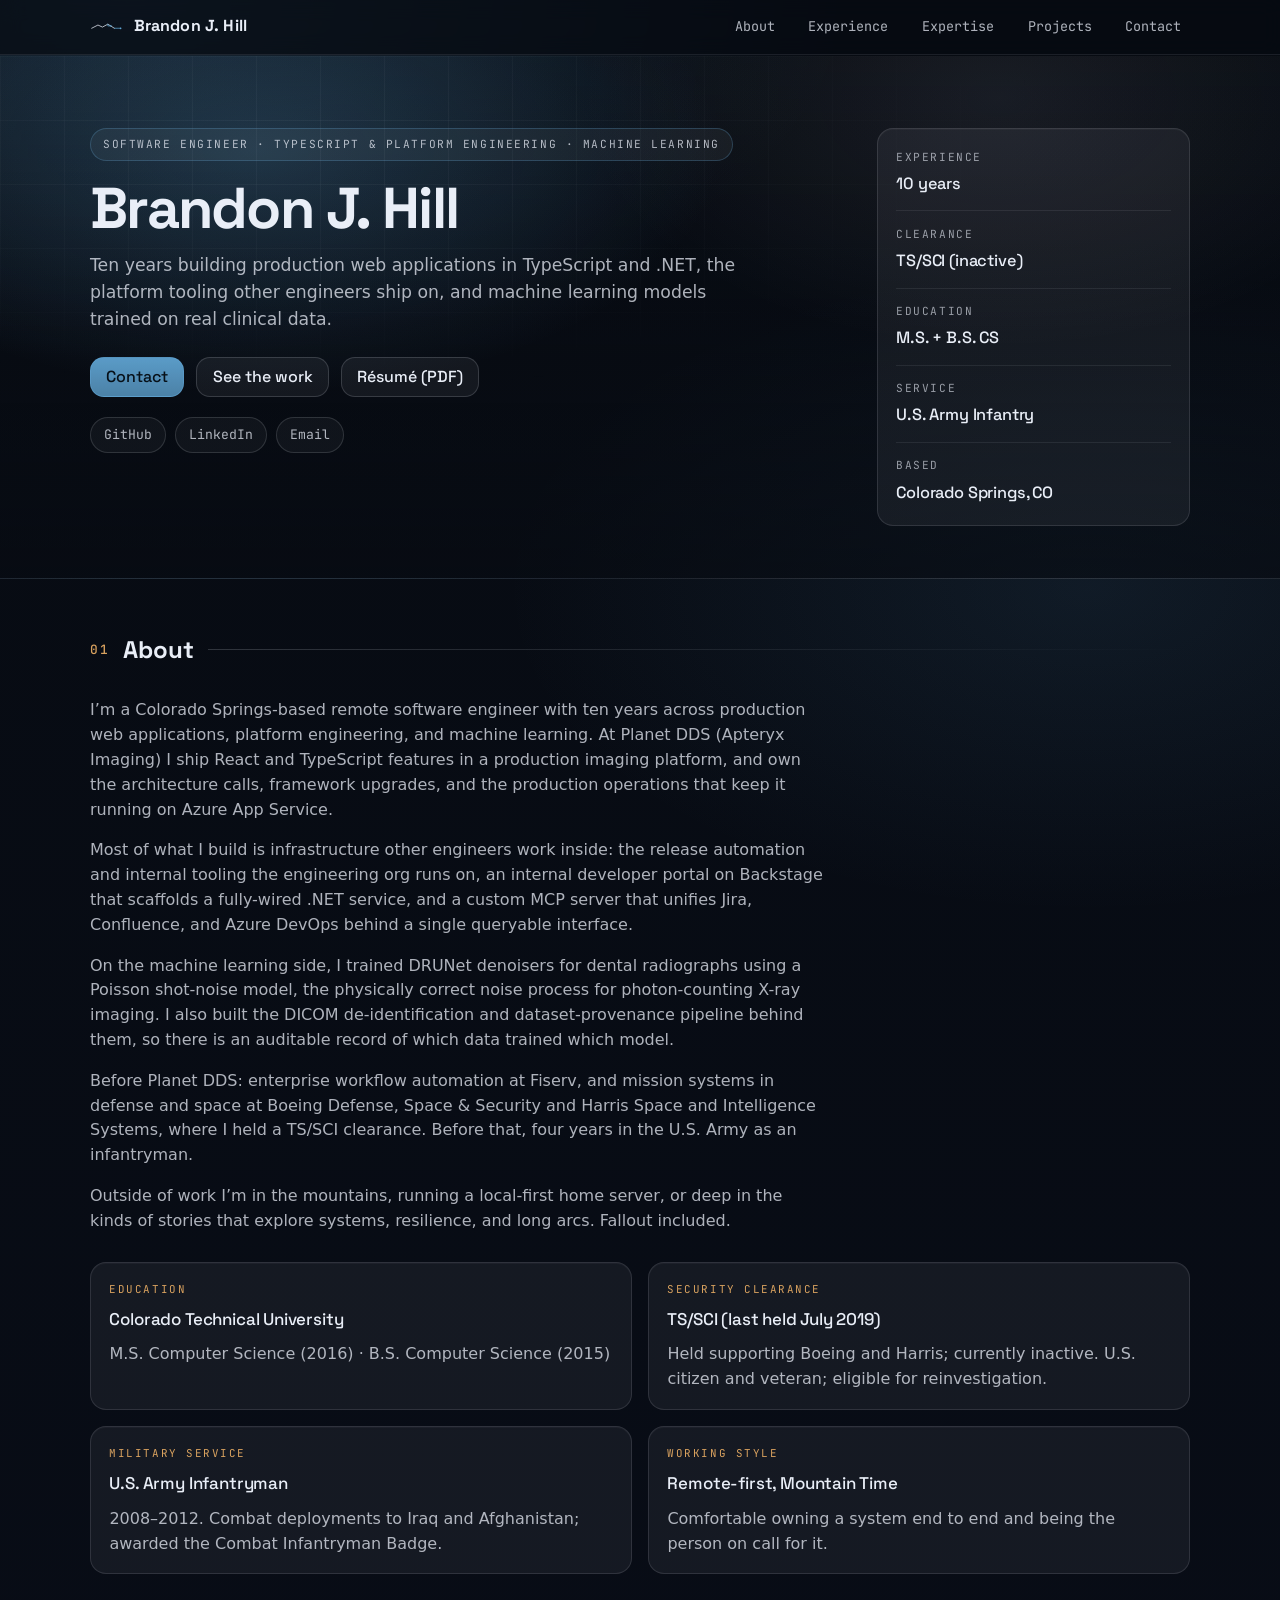
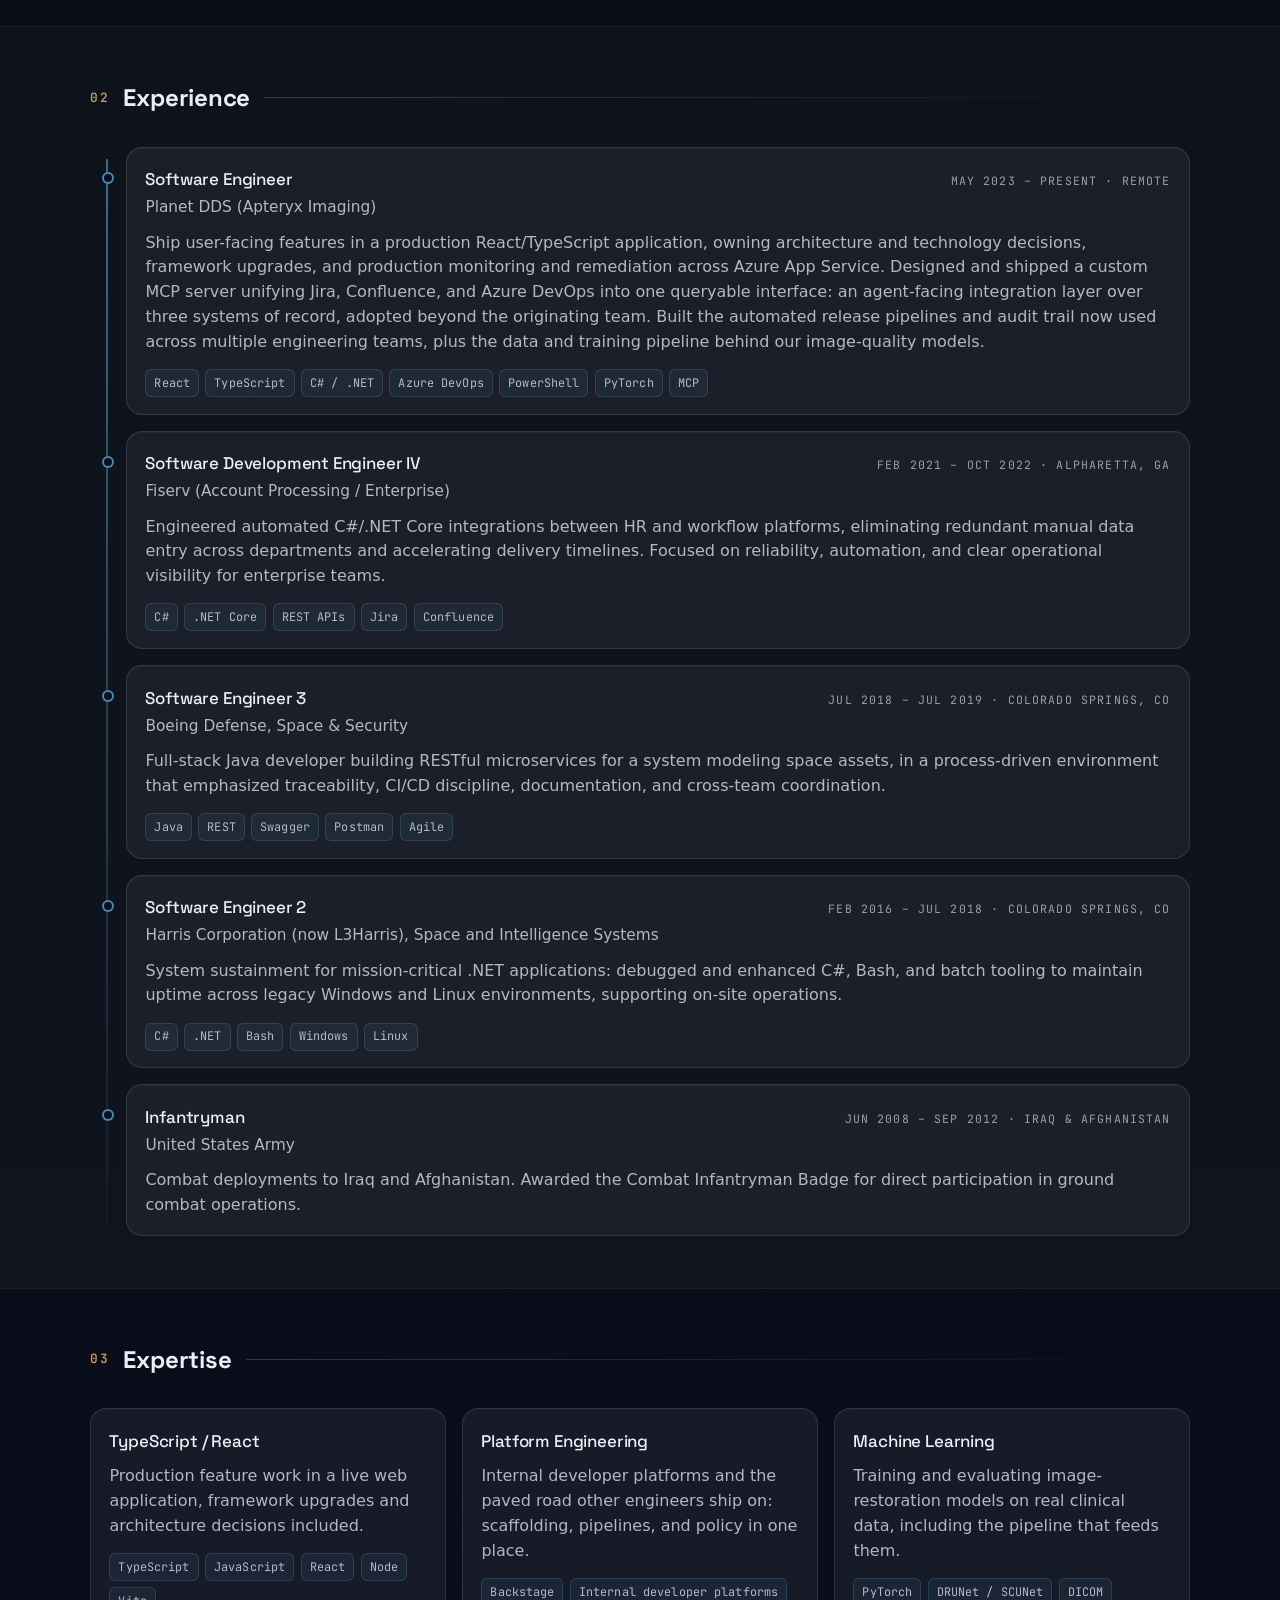
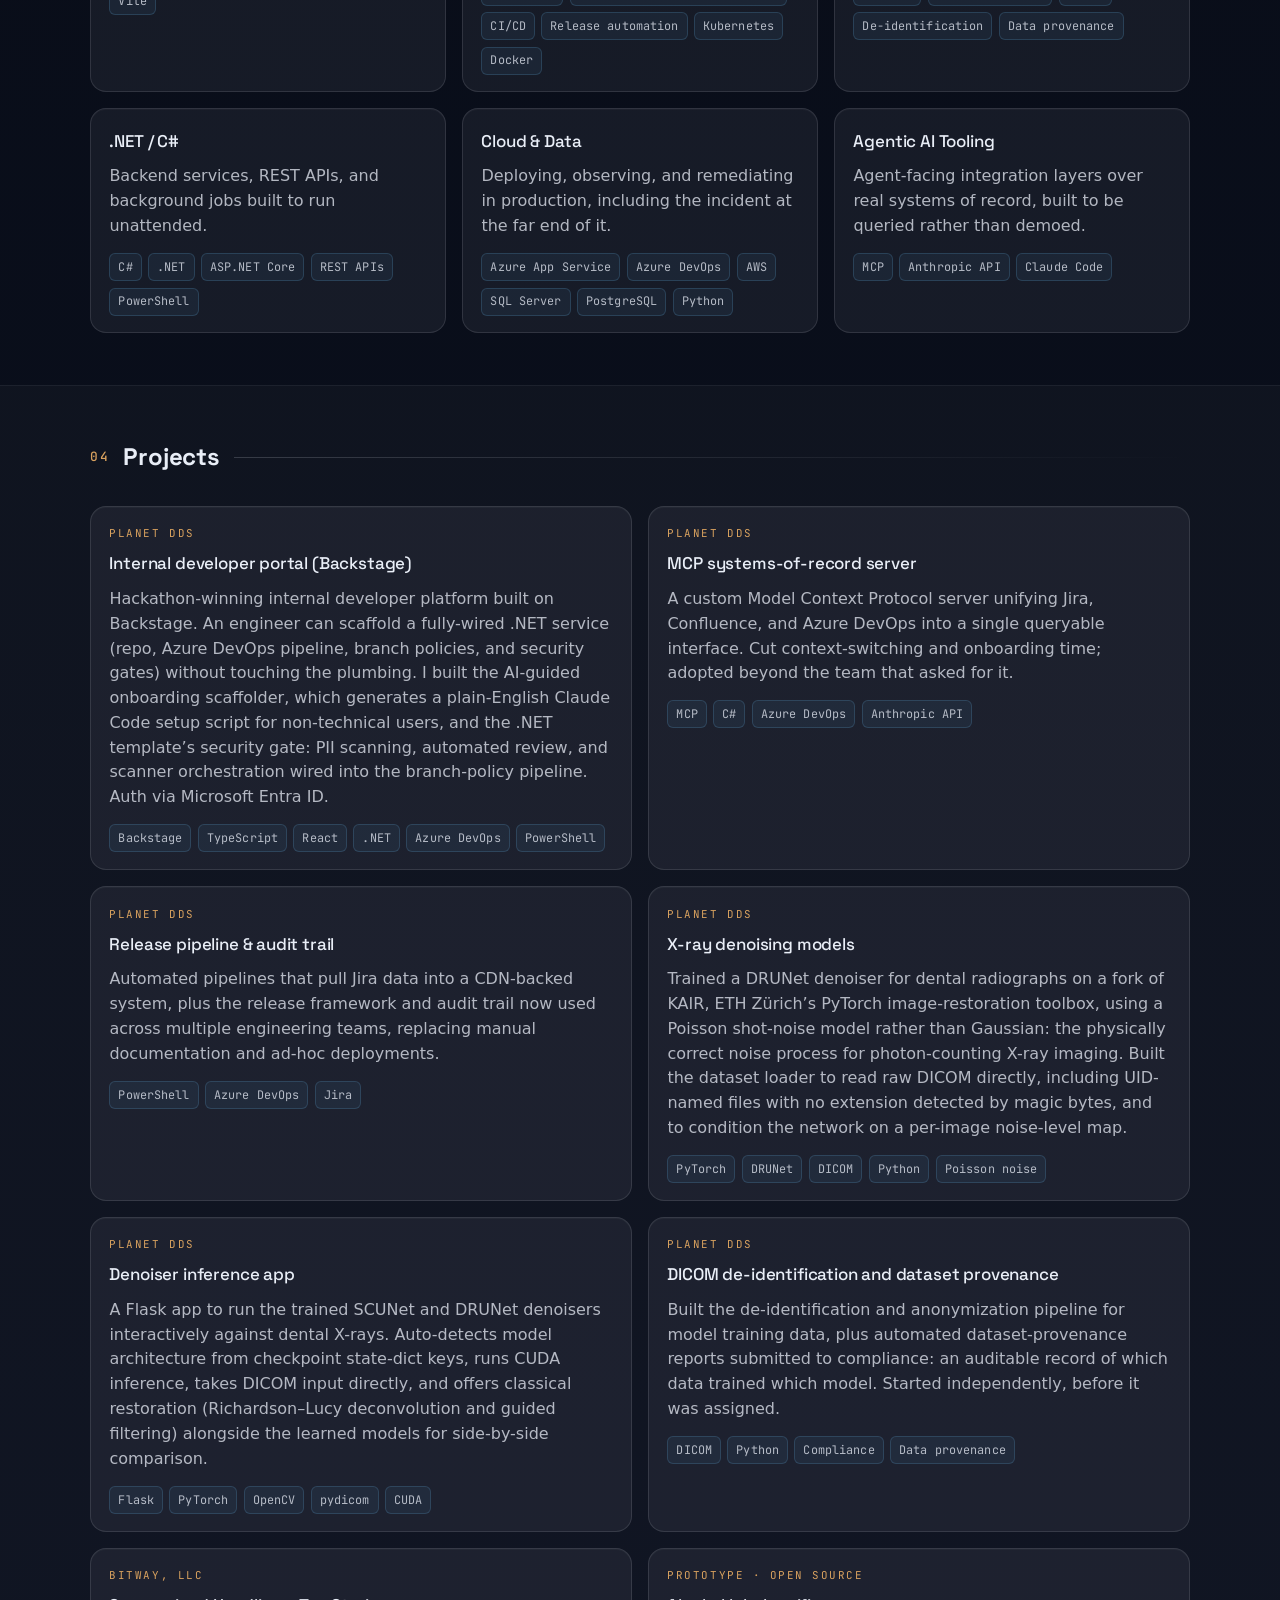
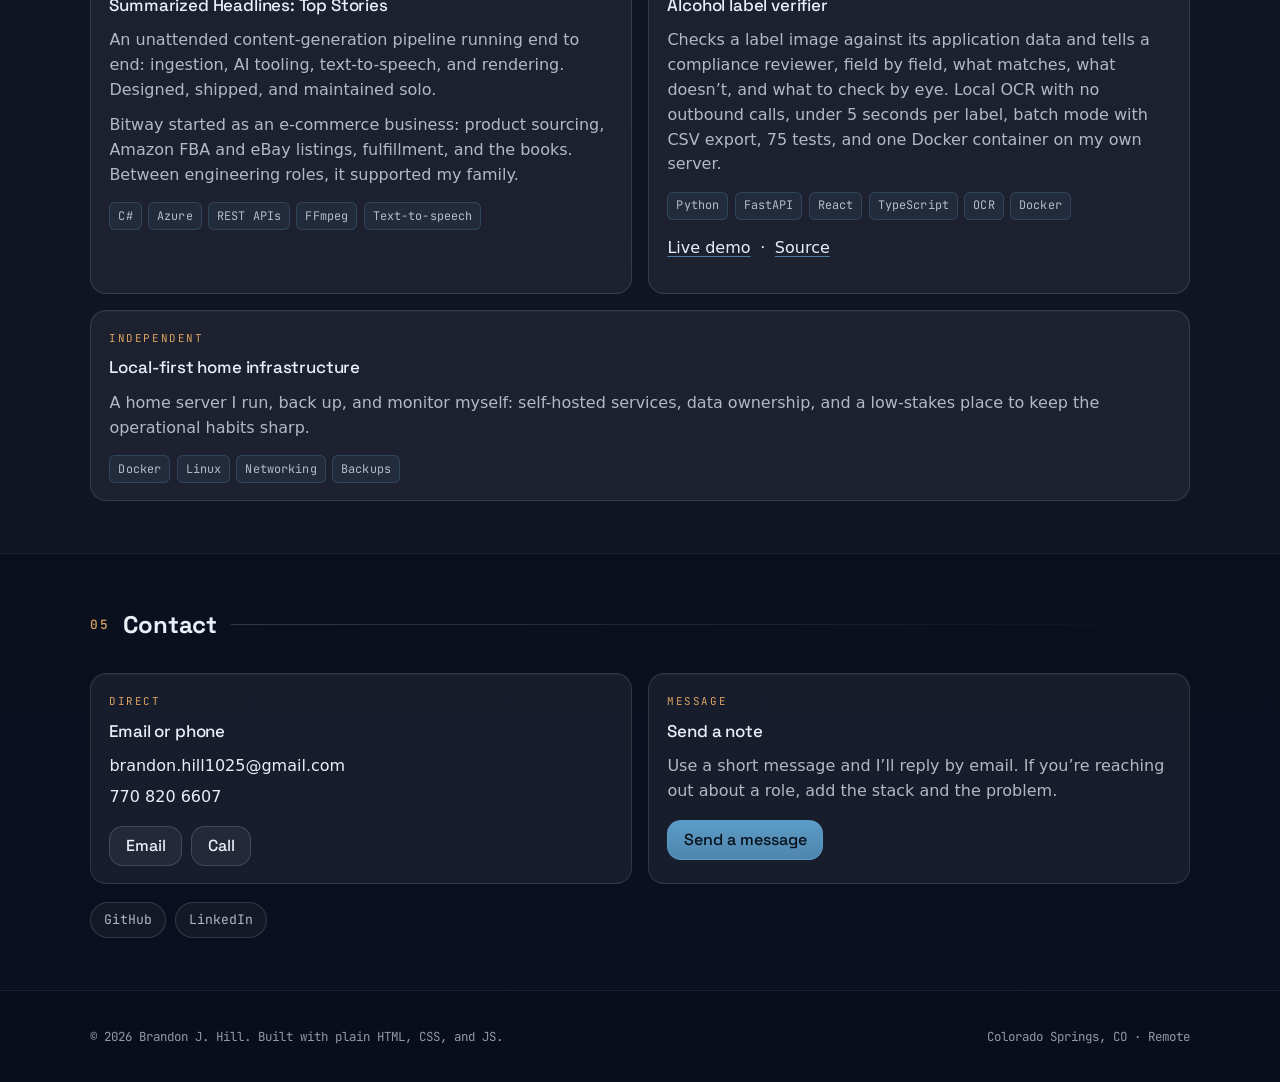
<file: index.html>
<!DOCTYPE html>
<html lang="en">
	<head>
		<meta charset="utf-8" />
		<meta
			name="viewport"
			content="width=device-width, initial-scale=1"
		/>
		<meta
			name="color-scheme"
			content="dark light"
		/>

		<title>Brandon J. Hill | Software Engineer</title>
		<meta
			name="description"
			content="Brandon J. Hill is a Colorado Springs-based remote software engineer with ten years building production web applications in TypeScript and .NET, platform tooling, and machine learning models on real clinical data."
		/>
		<meta
			name="author"
			content="Brandon J. Hill"
		/>
		<meta
			name="theme-color"
			content="#070b12"
		/>
		<link
			rel="canonical"
			href="https://brandonjhill.com/"
		/>

		<!-- Open Graph -->
		<meta
			property="og:type"
			content="website"
		/>
		<meta
			property="og:site_name"
			content="Brandon J. Hill"
		/>
		<meta
			property="og:title"
			content="Brandon J. Hill | Software Engineer"
		/>
		<meta
			property="og:description"
			content="Ten years building production web applications in TypeScript and .NET, platform tooling, and machine learning models on real clinical data."
		/>
		<meta
			property="og:url"
			content="https://brandonjhill.com/"
		/>
		<meta
			property="og:image"
			content="https://brandonjhill.com/assets/og-image.png"
		/>

		<!-- Twitter -->
		<meta
			name="twitter:card"
			content="summary_large_image"
		/>
		<meta
			name="twitter:title"
			content="Brandon J. Hill | Software Engineer"
		/>
		<meta
			name="twitter:description"
			content="Ten years building production web applications in TypeScript and .NET, platform tooling, and machine learning models on real clinical data."
		/>
		<meta
			name="twitter:image"
			content="https://brandonjhill.com/assets/og-image.png"
		/>

		<link
			rel="icon"
			type="image/svg+xml"
			sizes="any"
			href="assets/favicon.svg"
		/>
		<link
			rel="shortcut icon"
			href="assets/favicon.svg"
		/>

		<link
			rel="preconnect"
			href="https://fonts.googleapis.com"
		/>
		<link
			rel="preconnect"
			href="https://fonts.gstatic.com"
			crossorigin
		/>
		<link
			rel="stylesheet"
			href="https://fonts.googleapis.com/css2?family=JetBrains+Mono:wght@400;500&family=Space+Grotesk:wght@500;700&display=swap"
		/>
		<link
			rel="stylesheet"
			href="styles.css"
		/>

		<!-- JSON-LD Person -->
		<script type="application/ld+json">
			{
				"@context": "https://schema.org",
				"@type": "Person",
				"name": "Brandon J. Hill",
				"url": "https://brandonjhill.com/",
				"email": "mailto:brandon.hill1025@gmail.com",
				"telephone": "+1-770-820-6607",
				"jobTitle": "Software Engineer",
				"description": "Software engineer with ten years of experience building production web applications in TypeScript and .NET, platform tooling, and machine learning models on clinical imaging data.",
				"address": {
					"@type": "PostalAddress",
					"addressLocality": "Colorado Springs",
					"addressRegion": "CO",
					"addressCountry": "US"
				},
				"worksFor": {
					"@type": "Organization",
					"name": "Planet DDS (Apteryx Imaging)"
				},
				"alumniOf": {
					"@type": "CollegeOrUniversity",
					"name": "Colorado Technical University"
				},
				"knowsAbout": [
					"C#",
					".NET",
					"ASP.NET Core",
					"TypeScript",
					"React",
					"Machine learning",
					"PyTorch",
					"Platform engineering",
					"Backstage",
					"Azure DevOps",
					"CI/CD and release automation",
					"Model Context Protocol",
					"REST API design",
					"SQL Server",
					"PostgreSQL",
					"Kubernetes"
				],
				"sameAs": [
					"https://github.com/bhill512",
					"https://www.linkedin.com/in/bhill25/"
				]
			}
		</script>
	</head>
	<body>
		<a
			class="skip-link"
			href="#main"
			>Skip to content</a
		>

		<header
			class="site-header"
			role="banner"
		>
			<div class="container header-inner">
				<a
					class="brand"
					href="#top"
					aria-label="Brandon J. Hill home"
				>
					<img
						class="brand-mark"
						src="assets/header-mark.svg"
						width="120"
						height="24"
						alt=""
						aria-hidden="true"
					/>
					<span class="brand-text">Brandon J. Hill</span>
				</a>

				<nav
					class="site-nav"
					aria-label="Primary"
				>
					<button
						class="nav-toggle"
						type="button"
						aria-expanded="false"
						aria-controls="nav-links"
					>
						Menu
					</button>
					<ul
						id="nav-links"
						class="nav-links"
					>
						<li><a href="#about">About</a></li>
						<li><a href="#experience">Experience</a></li>
						<li><a href="#expertise">Expertise</a></li>
						<li><a href="#projects">Projects</a></li>
						<li><a href="#contact">Contact</a></li>
					</ul>
				</nav>
			</div>
		</header>

		<main
			id="main"
			class="site-main"
			role="main"
			tabindex="-1"
		>
			<div
				id="top"
				class="anchor-top"
				aria-hidden="true"
			></div>

			<section class="hero">
				<div class="container hero-grid">
					<div class="hero-main">
						<p class="badge">
							Software Engineer · TypeScript &amp; Platform Engineering ·
							Machine Learning
						</p>
						<h1>Brandon J. Hill</h1>
						<p class="subhead">
							Ten years building production web applications in TypeScript and
							.NET, the platform tooling other engineers ship on, and machine
							learning models trained on real clinical data.
						</p>

						<div class="hero-actions">
							<a
								class="btn btn-primary"
								href="#contact"
								>Contact</a
							>
							<a
								class="btn btn-secondary"
								href="#experience"
								>See the work</a
							>
							<a
								class="btn btn-secondary"
								href="assets/Brandon-Hill-Resume.pdf"
								target="_blank"
								rel="noopener"
								>R&eacute;sum&eacute; (PDF)</a
							>
						</div>

						<div class="hero-links">
							<a
								class="pill"
								href="https://github.com/bhill512"
								rel="me noopener noreferrer"
								target="_blank"
							>
								GitHub
							</a>
							<a
								class="pill"
								href="https://www.linkedin.com/in/bhill25/"
								rel="me noopener noreferrer"
								target="_blank"
							>
								LinkedIn
							</a>
							<a
								class="pill"
								href="mailto:brandon.hill1025@gmail.com"
							>
								Email
							</a>
						</div>
					</div>

					<aside
						class="hero-panel"
						aria-label="At a glance"
					>
						<dl class="stat-list">
							<div class="stat">
								<dt class="stat-label">Experience</dt>
								<dd class="stat-value">10 years</dd>
							</div>
							<div class="stat">
								<dt class="stat-label">Clearance</dt>
								<dd class="stat-value">TS/SCI (inactive)</dd>
							</div>
							<div class="stat">
								<dt class="stat-label">Education</dt>
								<dd class="stat-value">M.S. + B.S. CS</dd>
							</div>
							<div class="stat">
								<dt class="stat-label">Service</dt>
								<dd class="stat-value">U.S. Army Infantry</dd>
							</div>
							<div class="stat">
								<dt class="stat-label">Based</dt>
								<dd class="stat-value">Colorado Springs, CO</dd>
							</div>
						</dl>
					</aside>
				</div>
			</section>

			<section
				id="about"
				class="section"
			>
				<div class="container">
					<h2 class="section-title">
						<span
							class="section-num"
							aria-hidden="true"
							>01</span
						>
						<span class="section-name">About</span>
					</h2>

					<div class="prose">
						<p>
							I’m a Colorado Springs-based remote software engineer with ten
							years across production web applications, platform engineering,
							and machine learning. At Planet DDS (Apteryx Imaging) I ship
							React and TypeScript features in a production imaging platform,
							and own the architecture calls, framework upgrades, and the
							production operations that keep it running on Azure App Service.
						</p>
						<p>
							Most of what I build is infrastructure other engineers work
							inside: the release automation and internal tooling the
							engineering org runs on, an internal developer portal on
							Backstage that scaffolds a fully-wired .NET service, and a custom
							MCP server that unifies Jira, Confluence, and Azure DevOps behind
							a single queryable interface.
						</p>
						<p>
							On the machine learning side, I trained DRUNet denoisers for
							dental radiographs using a Poisson shot-noise model, the
							physically correct noise process for photon-counting X-ray
							imaging. I also built the DICOM de-identification and
							dataset-provenance pipeline behind them, so there is an auditable
							record of which data trained which model.
						</p>
						<p>
							Before Planet DDS: enterprise workflow automation at Fiserv, and
							mission systems in defense and space at Boeing Defense, Space
							&amp; Security and Harris Space and Intelligence Systems, where I
							held a TS/SCI clearance. Before that, four years in the U.S. Army
							as an infantryman.
						</p>
						<p>
							Outside of work I’m in the mountains, running a local-first home
							server, or deep in the kinds of stories that explore systems,
							resilience, and long arcs. Fallout included.
						</p>
					</div>

					<div class="grid cards-2 fact-grid">
						<div class="card">
							<p class="card-label">Education</p>
							<h3 class="card-title">Colorado Technical University</h3>
							<p class="card-body">
								M.S. Computer Science (2016) · B.S. Computer Science (2015)
							</p>
						</div>
						<div class="card">
							<p class="card-label">Security clearance</p>
							<h3 class="card-title">TS/SCI (last held July 2019)</h3>
							<p class="card-body">
								Held supporting Boeing and Harris; currently inactive. U.S.
								citizen and veteran; eligible for reinvestigation.
							</p>
						</div>
						<div class="card">
							<p class="card-label">Military service</p>
							<h3 class="card-title">U.S. Army Infantryman</h3>
							<p class="card-body">
								2008&ndash;2012. Combat deployments to Iraq and Afghanistan;
								awarded the Combat Infantryman Badge.
							</p>
						</div>
						<div class="card">
							<p class="card-label">Working style</p>
							<h3 class="card-title">Remote-first, Mountain Time</h3>
							<p class="card-body">
								Comfortable owning a system end to end and being the person on
								call for it.
							</p>
						</div>
					</div>
				</div>
			</section>

			<section
				id="experience"
				class="section section-alt"
			>
				<div class="container">
					<h2 class="section-title">
						<span
							class="section-num"
							aria-hidden="true"
							>02</span
						>
						<span class="section-name">Experience</span>
					</h2>

					<ol
						class="timeline"
						aria-label="Experience timeline"
					>
						<li class="card timeline-item">
							<div class="card-top">
								<div class="card-head">
									<h3 class="card-title">Software Engineer</h3>
									<p class="card-org">Planet DDS (Apteryx Imaging)</p>
								</div>
								<p class="card-meta">May 2023 &ndash; Present · Remote</p>
							</div>
							<p class="card-body">
								Ship user-facing features in a production React/TypeScript
								application, owning architecture and technology decisions,
								framework upgrades, and production monitoring and remediation
								across Azure App Service. Designed and shipped a custom MCP
								server unifying Jira, Confluence, and Azure DevOps into one
								queryable interface: an agent-facing integration layer over
								three systems of record, adopted beyond the originating team.
								Built the automated release pipelines and audit trail now used
								across multiple engineering teams, plus the data and training
								pipeline behind our image-quality models.
							</p>
							<ul class="tags">
								<li class="tag">React</li>
								<li class="tag">TypeScript</li>
								<li class="tag">C# / .NET</li>
								<li class="tag">Azure DevOps</li>
								<li class="tag">PowerShell</li>
								<li class="tag">PyTorch</li>
								<li class="tag">MCP</li>
							</ul>
						</li>

						<li class="card timeline-item">
							<div class="card-top">
								<div class="card-head">
									<h3 class="card-title">
										Software Development Engineer IV
									</h3>
									<p class="card-org">
										Fiserv (Account Processing / Enterprise)
									</p>
								</div>
								<p class="card-meta">
									Feb 2021 &ndash; Oct 2022 · Alpharetta, GA
								</p>
							</div>
							<p class="card-body">
								Engineered automated C#/.NET Core integrations between HR and
								workflow platforms, eliminating redundant manual data entry
								across departments and accelerating delivery timelines. Focused
								on reliability, automation, and clear operational visibility for
								enterprise teams.
							</p>
							<ul class="tags">
								<li class="tag">C#</li>
								<li class="tag">.NET Core</li>
								<li class="tag">REST APIs</li>
								<li class="tag">Jira</li>
								<li class="tag">Confluence</li>
							</ul>
						</li>

						<li class="card timeline-item">
							<div class="card-top">
								<div class="card-head">
									<h3 class="card-title">Software Engineer 3</h3>
									<p class="card-org">Boeing Defense, Space &amp; Security</p>
								</div>
								<p class="card-meta">
									Jul 2018 &ndash; Jul 2019 · Colorado Springs, CO
								</p>
							</div>
							<p class="card-body">
								Full-stack Java developer building RESTful microservices for a
								system modeling space assets, in a process-driven environment
								that emphasized traceability, CI/CD discipline, documentation,
								and cross-team coordination.
							</p>
							<ul class="tags">
								<li class="tag">Java</li>
								<li class="tag">REST</li>
								<li class="tag">Swagger</li>
								<li class="tag">Postman</li>
								<li class="tag">Agile</li>
							</ul>
						</li>

						<li class="card timeline-item">
							<div class="card-top">
								<div class="card-head">
									<h3 class="card-title">Software Engineer 2</h3>
									<p class="card-org">
										Harris Corporation (now L3Harris), Space and Intelligence
										Systems
									</p>
								</div>
								<p class="card-meta">
									Feb 2016 &ndash; Jul 2018 · Colorado Springs, CO
								</p>
							</div>
							<p class="card-body">
								System sustainment for mission-critical .NET applications:
								debugged and enhanced C#, Bash, and batch tooling to maintain
								uptime across legacy Windows and Linux environments, supporting
								on-site operations.
							</p>
							<ul class="tags">
								<li class="tag">C#</li>
								<li class="tag">.NET</li>
								<li class="tag">Bash</li>
								<li class="tag">Windows</li>
								<li class="tag">Linux</li>
							</ul>
						</li>

						<li class="card timeline-item">
							<div class="card-top">
								<div class="card-head">
									<h3 class="card-title">Infantryman</h3>
									<p class="card-org">United States Army</p>
								</div>
								<p class="card-meta">
									Jun 2008 &ndash; Sep 2012 · Iraq &amp; Afghanistan
								</p>
							</div>
							<p class="card-body">
								Combat deployments to Iraq and Afghanistan. Awarded the Combat
								Infantryman Badge for direct participation in ground combat
								operations.
							</p>
						</li>
					</ol>
				</div>
			</section>

			<section
				id="expertise"
				class="section"
			>
				<div class="container">
					<h2 class="section-title">
						<span
							class="section-num"
							aria-hidden="true"
							>03</span
						>
						<span class="section-name">Expertise</span>
					</h2>

					<div class="grid cards-3">
						<article class="card">
							<h3 class="card-title">TypeScript / React</h3>
							<p class="card-body">
								Production feature work in a live web application, framework
								upgrades and architecture decisions included.
							</p>
							<ul class="tags">
								<li class="tag">TypeScript</li>
								<li class="tag">JavaScript</li>
								<li class="tag">React</li>
								<li class="tag">Node</li>
								<li class="tag">Vite</li>
							</ul>
						</article>

						<article class="card">
							<h3 class="card-title">Platform Engineering</h3>
							<p class="card-body">
								Internal developer platforms and the paved road other engineers
								ship on: scaffolding, pipelines, and policy in one place.
							</p>
							<ul class="tags">
								<li class="tag">Backstage</li>
								<li class="tag">Internal developer platforms</li>
								<li class="tag">CI/CD</li>
								<li class="tag">Release automation</li>
								<li class="tag">Kubernetes</li>
								<li class="tag">Docker</li>
							</ul>
						</article>

						<article class="card">
							<h3 class="card-title">Machine Learning</h3>
							<p class="card-body">
								Training and evaluating image-restoration models on real
								clinical data, including the pipeline that feeds them.
							</p>
							<ul class="tags">
								<li class="tag">PyTorch</li>
								<li class="tag">DRUNet / SCUNet</li>
								<li class="tag">DICOM</li>
								<li class="tag">De-identification</li>
								<li class="tag">Data provenance</li>
							</ul>
						</article>

						<article class="card">
							<h3 class="card-title">.NET / C#</h3>
							<p class="card-body">
								Backend services, REST APIs, and background jobs built to run
								unattended.
							</p>
							<ul class="tags">
								<li class="tag">C#</li>
								<li class="tag">.NET</li>
								<li class="tag">ASP.NET Core</li>
								<li class="tag">REST APIs</li>
								<li class="tag">PowerShell</li>
							</ul>
						</article>

						<article class="card">
							<h3 class="card-title">Cloud &amp; Data</h3>
							<p class="card-body">
								Deploying, observing, and remediating in production, including
								the incident at the far end of it.
							</p>
							<ul class="tags">
								<li class="tag">Azure App Service</li>
								<li class="tag">Azure DevOps</li>
								<li class="tag">AWS</li>
								<li class="tag">SQL Server</li>
								<li class="tag">PostgreSQL</li>
								<li class="tag">Python</li>
							</ul>
						</article>

						<article class="card">
							<h3 class="card-title">Agentic AI Tooling</h3>
							<p class="card-body">
								Agent-facing integration layers over real systems of record,
								built to be queried rather than demoed.
							</p>
							<ul class="tags">
								<li class="tag">MCP</li>
								<li class="tag">Anthropic API</li>
								<li class="tag">Claude Code</li>
							</ul>
						</article>
					</div>
				</div>
			</section>

			<section
				id="projects"
				class="section section-alt"
			>
				<div class="container">
					<h2 class="section-title">
						<span
							class="section-num"
							aria-hidden="true"
							>04</span
						>
						<span class="section-name">Projects</span>
					</h2>

					<div class="grid cards-2">
						<article class="card">
							<p class="card-label">Planet DDS</p>
							<h3 class="card-title">Internal developer portal (Backstage)</h3>
							<p class="card-body">
								Hackathon-winning internal developer platform built on
								Backstage. An engineer can scaffold a fully-wired .NET service
								(repo, Azure DevOps pipeline, branch policies, and security
								gates) without touching the plumbing. I built the AI-guided
								onboarding scaffolder, which generates a plain-English Claude
								Code setup script for non-technical users, and the .NET
								template’s security gate: PII scanning, automated review, and
								scanner orchestration wired into the branch-policy pipeline.
								Auth via Microsoft Entra ID.
							</p>
							<ul class="tags">
								<li class="tag">Backstage</li>
								<li class="tag">TypeScript</li>
								<li class="tag">React</li>
								<li class="tag">.NET</li>
								<li class="tag">Azure DevOps</li>
								<li class="tag">PowerShell</li>
							</ul>
						</article>

						<article class="card">
							<p class="card-label">Planet DDS</p>
							<h3 class="card-title">MCP systems-of-record server</h3>
							<p class="card-body">
								A custom Model Context Protocol server unifying Jira,
								Confluence, and Azure DevOps into a single queryable interface.
								Cut context-switching and onboarding time; adopted beyond the
								team that asked for it.
							</p>
							<ul class="tags">
								<li class="tag">MCP</li>
								<li class="tag">C#</li>
								<li class="tag">Azure DevOps</li>
								<li class="tag">Anthropic API</li>
							</ul>
						</article>

						<article class="card">
							<p class="card-label">Planet DDS</p>
							<h3 class="card-title">Release pipeline &amp; audit trail</h3>
							<p class="card-body">
								Automated pipelines that pull Jira data into a CDN-backed
								system, plus the release framework and audit trail now used
								across multiple engineering teams, replacing manual
								documentation and ad-hoc deployments.
							</p>
							<ul class="tags">
								<li class="tag">PowerShell</li>
								<li class="tag">Azure DevOps</li>
								<li class="tag">Jira</li>
							</ul>
						</article>

						<article class="card">
							<p class="card-label">Planet DDS</p>
							<h3 class="card-title">X-ray denoising models</h3>
							<p class="card-body">
								Trained a DRUNet denoiser for dental radiographs on a fork of
								KAIR, ETH Zürich’s PyTorch image-restoration toolbox, using a
								Poisson shot-noise model rather than Gaussian: the physically
								correct noise process for photon-counting X-ray imaging. Built
								the dataset loader to read raw DICOM directly, including
								UID-named files with no extension detected by magic bytes, and
								to condition the network on a per-image noise-level map.
							</p>
							<ul class="tags">
								<li class="tag">PyTorch</li>
								<li class="tag">DRUNet</li>
								<li class="tag">DICOM</li>
								<li class="tag">Python</li>
								<li class="tag">Poisson noise</li>
							</ul>
						</article>

						<article class="card">
							<p class="card-label">Planet DDS</p>
							<h3 class="card-title">Denoiser inference app</h3>
							<p class="card-body">
								A Flask app to run the trained SCUNet and DRUNet denoisers
								interactively against dental X-rays. Auto-detects model
								architecture from checkpoint state-dict keys, runs CUDA
								inference, takes DICOM input directly, and offers classical
								restoration (Richardson&ndash;Lucy deconvolution and guided
								filtering) alongside the learned models for side-by-side
								comparison.
							</p>
							<ul class="tags">
								<li class="tag">Flask</li>
								<li class="tag">PyTorch</li>
								<li class="tag">OpenCV</li>
								<li class="tag">pydicom</li>
								<li class="tag">CUDA</li>
							</ul>
						</article>

						<article class="card">
							<p class="card-label">Planet DDS</p>
							<h3 class="card-title">
								DICOM de-identification and dataset provenance
							</h3>
							<p class="card-body">
								Built the de-identification and anonymization pipeline for
								model training data, plus automated dataset-provenance reports
								submitted to compliance: an auditable record of which data
								trained which model. Started independently, before it was
								assigned.
							</p>
							<ul class="tags">
								<li class="tag">DICOM</li>
								<li class="tag">Python</li>
								<li class="tag">Compliance</li>
								<li class="tag">Data provenance</li>
							</ul>
						</article>

						<article class="card">
							<p class="card-label">Bitway, LLC</p>
							<h3 class="card-title">Summarized Headlines: Top Stories</h3>
							<p class="card-body">
								An unattended content-generation pipeline running end to end:
								ingestion, AI tooling, text-to-speech, and rendering. Designed,
								shipped, and maintained solo.
							</p>
							<p class="card-body">
								Bitway started as an e-commerce business: product sourcing,
								Amazon FBA and eBay listings, fulfillment, and the books.
								Between engineering roles, it supported my family.
							</p>
							<ul class="tags">
								<li class="tag">C#</li>
								<li class="tag">Azure</li>
								<li class="tag">REST APIs</li>
								<li class="tag">FFmpeg</li>
								<li class="tag">Text-to-speech</li>
							</ul>
						</article>

						<article class="card">
							<p class="card-label">Prototype &middot; Open source</p>
							<h3 class="card-title">Alcohol label verifier</h3>
							<p class="card-body">
								Checks a label image against its application data and tells a
								compliance reviewer, field by field, what matches, what
								doesn&rsquo;t, and what to check by eye. Local OCR with no
								outbound calls, under 5 seconds per label, batch mode with CSV
								export, 75 tests, and one Docker container on my own server.
							</p>
							<ul class="tags">
								<li class="tag">Python</li>
								<li class="tag">FastAPI</li>
								<li class="tag">React</li>
								<li class="tag">TypeScript</li>
								<li class="tag">OCR</li>
								<li class="tag">Docker</li>
							</ul>
							<p class="card-actions">
								<a
									class="text-link"
									href="https://ttb.brandonjhill.com/"
									rel="noopener noreferrer"
									target="_blank"
									>Live demo</a
								>
								&middot;
								<a
									class="text-link"
									href="https://github.com/bhill512/ttb-label-verifier"
									rel="noopener noreferrer"
									target="_blank"
									>Source</a
								>
							</p>
						</article>

						<article class="card">
							<p class="card-label">Independent</p>
							<h3 class="card-title">Local-first home infrastructure</h3>
							<p class="card-body">
								A home server I run, back up, and monitor myself: self-hosted
								services, data ownership, and a low-stakes place to keep the
								operational habits sharp.
							</p>
							<ul class="tags">
								<li class="tag">Docker</li>
								<li class="tag">Linux</li>
								<li class="tag">Networking</li>
								<li class="tag">Backups</li>
							</ul>
						</article>
					</div>
				</div>
			</section>

			<section
				id="contact"
				class="section"
			>
				<div class="container">
					<h2 class="section-title">
						<span
							class="section-num"
							aria-hidden="true"
							>05</span
						>
						<span class="section-name">Contact</span>
					</h2>

					<div class="contact-grid">
						<div class="card contact-card">
							<p class="card-label">Direct</p>
							<h3 class="card-title">Email or phone</h3>
							<p class="card-body contact-lines">
								<a
									class="contact-line"
									href="mailto:brandon.hill1025@gmail.com"
								>
									brandon.hill1025@gmail.com
								</a>
								<a
									class="contact-line"
									href="tel:7708206607"
									>770 820 6607</a
								>
							</p>
							<div class="card-actions">
								<a
									class="btn btn-secondary"
									href="mailto:brandon.hill1025@gmail.com"
									>Email</a
								>
								<a
									class="btn btn-secondary"
									href="tel:7708206607"
									>Call</a
								>
							</div>
						</div>

						<div class="card contact-card">
							<p class="card-label">Message</p>
							<h3 class="card-title">Send a note</h3>
							<p class="card-body">
								Use a short message and I’ll reply by email. If you’re reaching
								out about a role, add the stack and the problem.
							</p>
							<div class="card-actions">
								<button
									class="btn btn-primary"
									type="button"
									data-open-modal="contact"
								>
									Send a message
								</button>
							</div>
						</div>
					</div>

					<div
						class="social-row"
						aria-label="Social links"
					>
						<a
							class="pill"
							href="https://github.com/bhill512"
							rel="noopener noreferrer"
							target="_blank"
							>GitHub</a
						>
						<a
							class="pill"
							href="https://www.linkedin.com/in/bhill25/"
							rel="noopener noreferrer"
							target="_blank"
							>LinkedIn</a
						>
					</div>
				</div>
			</section>
		</main>

		<footer
			class="site-footer"
			role="contentinfo"
		>
			<div class="container footer-inner">
				<p class="footer-text">
					©
					<span
						id="year"
						aria-label="Current year"
					></span>
					Brandon J. Hill. Built with plain HTML, CSS, and JS.
				</p>
				<p class="footer-text">Colorado Springs, CO · Remote</p>
			</div>
		</footer>

		<!-- Modal -->
		<div
			class="modal"
			id="modal-contact"
			data-modal="contact"
			aria-hidden="true"
		>
			<div
				class="modal-backdrop"
				data-close-modal
			></div>
			<div
				class="modal-dialog"
				role="dialog"
				aria-modal="true"
				aria-labelledby="contact-modal-title"
				aria-describedby="contact-modal-desc"
				tabindex="-1"
			>
				<div class="modal-header">
					<div>
						<h2
							id="contact-modal-title"
							class="modal-title"
						>
							Send a message
						</h2>
						<p
							id="contact-modal-desc"
							class="modal-desc"
						>
							This form posts to Formspree. Required fields are marked.
						</p>
					</div>
					<button
						class="icon-btn"
						type="button"
						data-close-modal
						aria-label="Close dialog"
					>
						<span aria-hidden="true">×</span>
					</button>
				</div>

				<form
					id="contact-form"
					class="form"
					data-formspree-endpoint="https://formspree.io/f/mqezkpea"
					novalidate
				>
					<div class="field-row">
						<label class="field">
							<span class="label"
								>Name
								<span
									class="req"
									aria-hidden="true"
									>*</span
								></span
							>
							<input
								name="name"
								type="text"
								autocomplete="name"
								required
							/>
							<span
								class="hint"
								data-error-for="name"
								aria-live="polite"
							></span>
						</label>

						<label class="field">
							<span class="label"
								>Email
								<span
									class="req"
									aria-hidden="true"
									>*</span
								></span
							>
							<input
								name="email"
								type="email"
								autocomplete="email"
								inputmode="email"
								required
							/>
							<span
								class="hint"
								data-error-for="email"
								aria-live="polite"
							></span>
						</label>
					</div>

					<label class="field">
						<span class="label"
							>Message
							<span
								class="req"
								aria-hidden="true"
								>*</span
							></span
						>
						<textarea
							name="message"
							rows="6"
							required
						></textarea>
						<span
							class="hint"
							data-error-for="message"
							aria-live="polite"
						></span>
					</label>

					<label class="field">
						<span class="label">Referral (optional)</span>
						<input
							name="referral"
							type="text"
							autocomplete="off"
						/>
					</label>

					<!-- Honeypot -->
					<label
						class="hp"
						aria-hidden="true"
					>
						Don’t fill this out:
						<input
							type="text"
							name="_gotcha"
							tabindex="-1"
							autocomplete="off"
						/>
					</label>

					<div
						class="form-status"
						role="status"
						aria-live="polite"
					>
						<p
							class="status status-idle"
							data-status="idle"
						>
							You can also email
							<a href="mailto:brandon.hill1025@gmail.com"
								>brandon.hill1025@gmail.com</a
							>.
						</p>
						<p
							class="status status-success"
							data-status="success"
							hidden
						>
							Message sent. Thanks, I’ll reply by email.
						</p>
						<p
							class="status status-error"
							data-status="error"
							hidden
						>
							Something didn’t work. Please try again or email
							<a href="mailto:brandon.hill1025@gmail.com"
								>brandon.hill1025@gmail.com</a
							>.
						</p>
						<p
							class="status status-setup"
							data-status="setup-needed"
							hidden
						>
							Setup needed: missing Formspree endpoint on the form.
						</p>
					</div>

					<div class="form-actions">
						<button
							class="btn btn-primary"
							type="submit"
							data-submit
						>
							Send
						</button>
						<button
							class="btn btn-ghost"
							type="button"
							data-close-modal
						>
							Cancel
						</button>
					</div>
				</form>
			</div>
		</div>

		<script
			src="script.js"
			defer
		></script>
	</body>
</html>
</file>
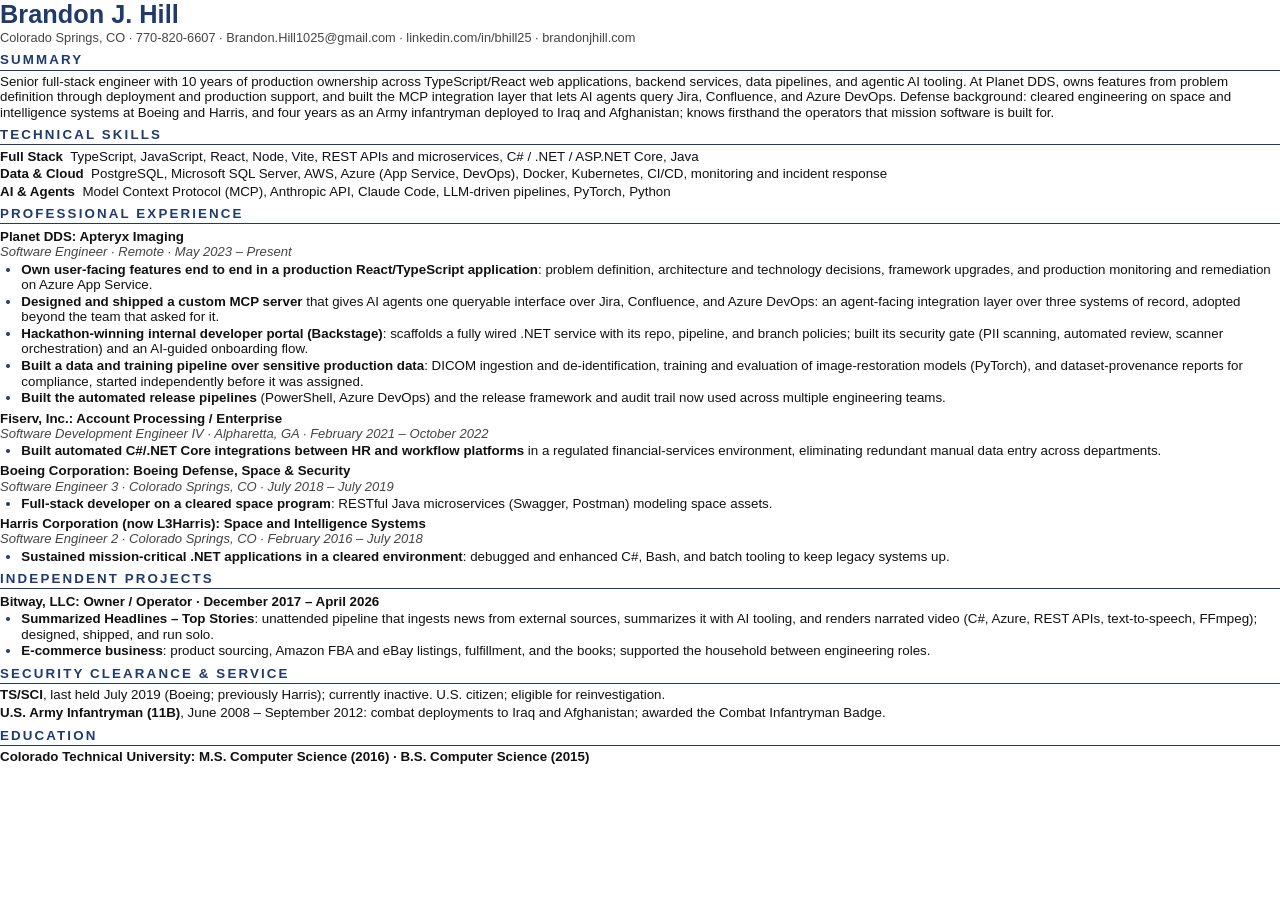
<file: assets/resume-source.html>
<!doctype html>
<html><head><meta charset="utf-8"><title>Brandon J. Hill - Resume</title>
<style>
@page { size: Letter; margin: 0.4in 0.5in; }
* { box-sizing: border-box; }
body { font-family: Calibri, Carlito, sans-serif; font-size: 10pt; color: #111; margin: 0; line-height: 1.16; }
h1 { color: #1f3a6e; font-size: 19pt; margin: 0 0 1pt; }
.contact { color: #444; font-size: 9.6pt; margin-bottom: 5pt; }
h2 { color: #1f3a6e; font-size: 10pt; letter-spacing: 1.6pt; text-transform: uppercase; margin: 5pt 0 2.5pt; padding-bottom: 1.5pt; border-bottom: 1px solid #1f3a6e; }
p { margin: 0; }
.skills div { margin-bottom: 1.5pt; }
.co { font-weight: bold; margin-top: 3.5pt; }
.role { font-style: italic; color: #444; font-size: 9.8pt; }
ul { margin: 1.5pt 0 0; padding-left: 16pt; }
li { margin-bottom: 1pt; }
li::marker { color: #1f3a6e; }
</style></head><body>

<h1>Brandon J. Hill</h1>
<div class="contact">Colorado Springs, CO &middot; 770-820-6607 &middot; Brandon.Hill1025@gmail.com &middot; linkedin.com/in/bhill25 &middot; brandonjhill.com</div>

<h2>Summary</h2>
<p>Senior full-stack engineer with 10 years of production ownership across TypeScript/React web applications, backend services, data pipelines, and agentic AI tooling. At Planet DDS, owns features from problem definition through deployment and production support, and built the MCP integration layer that lets AI agents query Jira, Confluence, and Azure DevOps. Defense background: cleared engineering on space and intelligence systems at Boeing and Harris, and four years as an Army infantryman deployed to Iraq and Afghanistan; knows firsthand the operators that mission software is built for.</p>

<h2>Technical Skills</h2>
<div class="skills">
<div><b>Full Stack</b>&nbsp; TypeScript, JavaScript, React, Node, Vite, REST APIs and microservices, C# / .NET / ASP.NET Core, Java</div>
<div><b>Data &amp; Cloud</b>&nbsp; PostgreSQL, Microsoft SQL Server, AWS, Azure (App Service, DevOps), Docker, Kubernetes, CI/CD, monitoring and incident response</div>
<div><b>AI &amp; Agents</b>&nbsp; Model Context Protocol (MCP), Anthropic API, Claude Code, LLM-driven pipelines, PyTorch, Python</div>
</div>

<h2>Professional Experience</h2>

<div class="co">Planet DDS: Apteryx Imaging</div>
<div class="role">Software Engineer &middot; Remote &middot; May 2023 &ndash; Present</div>
<ul>
<li><b>Own user-facing features end to end in a production React/TypeScript application</b>: problem definition, architecture and technology decisions, framework upgrades, and production monitoring and remediation on Azure App Service.</li>
<li><b>Designed and shipped a custom MCP server</b> that gives AI agents one queryable interface over Jira, Confluence, and Azure DevOps: an agent-facing integration layer over three systems of record, adopted beyond the team that asked for it.</li>
<li><b>Hackathon-winning internal developer portal (Backstage)</b>: scaffolds a fully wired .NET service with its repo, pipeline, and branch policies; built its security gate (PII scanning, automated review, scanner orchestration) and an AI-guided onboarding flow.</li>
<li><b>Built a data and training pipeline over sensitive production data</b>: DICOM ingestion and de-identification, training and evaluation of image-restoration models (PyTorch), and dataset-provenance reports for compliance, started independently before it was assigned.</li>
<li><b>Built the automated release pipelines</b> (PowerShell, Azure DevOps) and the release framework and audit trail now used across multiple engineering teams.</li>
</ul>

<div class="co">Fiserv, Inc.: Account Processing / Enterprise</div>
<div class="role">Software Development Engineer IV &middot; Alpharetta, GA &middot; February 2021 &ndash; October 2022</div>
<ul>
<li><b>Built automated C#/.NET Core integrations between HR and workflow platforms</b> in a regulated financial-services environment, eliminating redundant manual data entry across departments.</li>
</ul>

<div class="co">Boeing Corporation: Boeing Defense, Space &amp; Security</div>
<div class="role">Software Engineer 3 &middot; Colorado Springs, CO &middot; July 2018 &ndash; July 2019</div>
<ul>
<li><b>Full-stack developer on a cleared space program</b>: RESTful Java microservices (Swagger, Postman) modeling space assets.</li>
</ul>

<div class="co">Harris Corporation (now L3Harris): Space and Intelligence Systems</div>
<div class="role">Software Engineer 2 &middot; Colorado Springs, CO &middot; February 2016 &ndash; July 2018</div>
<ul>
<li><b>Sustained mission-critical .NET applications in a cleared environment</b>: debugged and enhanced C#, Bash, and batch tooling to keep legacy systems up.</li>
</ul>

<h2>Independent Projects</h2>
<div class="co">Bitway, LLC: Owner / Operator &middot; December 2017 &ndash; April 2026</div>
<ul>
<li><b>Summarized Headlines &ndash; Top Stories</b>: unattended pipeline that ingests news from external sources, summarizes it with AI tooling, and renders narrated video (C#, Azure, REST APIs, text-to-speech, FFmpeg); designed, shipped, and run solo.</li>
<li><b>E-commerce business</b>: product sourcing, Amazon FBA and eBay listings, fulfillment, and the books; supported the household between engineering roles.</li>
</ul>

<h2>Security Clearance &amp; Service</h2>
<p><b>TS/SCI</b>, last held July 2019 (Boeing; previously Harris); currently inactive. U.S. citizen; eligible for reinvestigation.</p>
<p style="margin-top:2pt"><b>U.S. Army Infantryman (11B)</b>, June 2008 &ndash; September 2012: combat deployments to Iraq and Afghanistan; awarded the Combat Infantryman Badge.</p>

<h2>Education</h2>
<p><b>Colorado Technical University: M.S. Computer Science (2016) &middot; B.S. Computer Science (2015)</b></p>

</body></html>
</file>
<file: styles.css>
:root {
  --bg0: #070b12;
  --bg1: #0b1020;
  --panel: rgba(233, 238, 247, 0.06);
  --panel-strong: rgba(233, 238, 247, 0.1);
  --border: rgba(233, 238, 247, 0.12);
  --text: #e9eef7;
  --muted: rgba(233, 238, 247, 0.74);
  --muted2: rgba(233, 238, 247, 0.62);
  --accent: #5fa3d1;
  --accent2: #d9a25f;
  --shadow: 0 18px 60px rgba(0, 0, 0, 0.55);

  --font-body: ui-sans-serif, system-ui, -apple-system, Segoe UI, Roboto, Arial, "Noto Sans",
    "Apple Color Emoji", "Segoe UI Emoji";
  --font-display: "Space Grotesk", var(--font-body);
  --font-mono: "JetBrains Mono", ui-monospace, SFMono-Regular, Menlo, Consolas, monospace;

  --container: 1100px;
  --radius: 16px;
  --radius-sm: 12px;
}

*,
*::before,
*::after {
  box-sizing: border-box;
}

html:focus-within {
  scroll-behavior: smooth;
}

@media (prefers-reduced-motion: reduce) {
  html:focus-within {
    scroll-behavior: auto;
  }
}

body {
  margin: 0;
  font-family: var(--font-body);
  line-height: 1.55;
  color: var(--text);
  background: radial-gradient(1200px 600px at 10% 0%, rgba(95, 163, 209, 0.18), transparent 60%),
    radial-gradient(900px 500px at 85% 10%, rgba(95, 163, 209, 0.1), transparent 65%),
    linear-gradient(180deg, var(--bg0), var(--bg1));
}

img {
  max-width: 100%;
  height: auto;
}

a {
  color: inherit;
  text-decoration-color: rgba(95, 163, 209, 0.6);
  text-underline-offset: 0.18em;
}

a:hover {
  text-decoration-color: rgba(95, 163, 209, 0.95);
}

button,
input,
textarea {
  font: inherit;
  color: inherit;
}

:focus-visible {
  outline: 2px solid rgba(95, 163, 209, 0.95);
  outline-offset: 3px;
}

.sr-only {
  position: absolute !important;
  width: 1px !important;
  height: 1px !important;
  padding: 0 !important;
  margin: -1px !important;
  overflow: hidden !important;
  clip: rect(0, 0, 0, 0) !important;
  white-space: nowrap !important;
  border: 0 !important;
}

.container {
  width: min(var(--container), calc(100% - 2rem));
  margin-inline: auto;
}

.skip-link {
  position: absolute;
  top: 0.5rem;
  left: 0.5rem;
  padding: 0.6rem 0.9rem;
  border-radius: 10px;
  background: rgba(0, 0, 0, 0.9);
  border: 1px solid var(--border);
  transform: translateY(-150%);
  transition: transform 160ms ease;
  z-index: 1000;
}
.skip-link:focus {
  transform: translateY(0);
}

.site-header {
  position: sticky;
  top: 0;
  z-index: 40;
  backdrop-filter: blur(10px);
  -webkit-backdrop-filter: blur(10px);
  background: rgba(7, 11, 18, 0.68);
  border-bottom: 1px solid rgba(233, 238, 247, 0.09);
}

.header-inner {
  display: flex;
  align-items: center;
  justify-content: space-between;
  gap: 1rem;
  padding: 0.9rem 0;
}

.brand {
  display: inline-flex;
  align-items: center;
  gap: 0.6rem;
  text-decoration: none;
  white-space: nowrap;
}

.brand-mark {
  width: 34px;
  height: auto;
  vertical-align: -0.15em;
}

.brand-text {
  font-family: var(--font-display);
  font-weight: 700;
  letter-spacing: 0.01em;
}

.site-nav {
  display: flex;
  align-items: center;
  gap: 0.5rem;
}

.nav-toggle {
  display: none;
  padding: 0.55rem 0.75rem;
  border-radius: 12px;
  border: 1px solid var(--border);
  background: rgba(233, 238, 247, 0.06);
  cursor: pointer;
}

.nav-links {
  list-style: none;
  display: flex;
  gap: 1rem;
  padding: 0;
  margin: 0;
  align-items: center;
}

.nav-links a {
  font-family: var(--font-mono);
  font-size: 0.84rem;
  text-decoration: none;
  color: var(--muted);
  padding: 0.4rem 0.55rem;
  border-radius: 10px;
}

.nav-links a:hover {
  color: var(--text);
}

.nav-links a[aria-current="true"] {
  color: var(--text);
  background: rgba(95, 163, 209, 0.14);
}

.anchor-top {
  height: 1px;
  scroll-margin-top: 92px;
  pointer-events: none;
}

.hero {
  position: relative;
  padding: 4.5rem 0 3.25rem;
  border-bottom: 1px solid rgba(233, 238, 247, 0.08);
  background: radial-gradient(800px 420px at 20% 18%, rgba(95, 163, 209, 0.22), transparent 58%),
    radial-gradient(700px 420px at 78% 8%, rgba(233, 238, 247, 0.08), transparent 60%),
    linear-gradient(180deg, rgba(7, 11, 18, 0.2), rgba(7, 11, 18, 0.65));
  overflow: hidden;
}

.hero::before {
  content: "";
  position: absolute;
  inset: 0;
  pointer-events: none;
  background-image: linear-gradient(rgba(233, 238, 247, 0.05) 1px, transparent 1px),
    linear-gradient(90deg, rgba(233, 238, 247, 0.05) 1px, transparent 1px);
  background-size: 64px 64px;
  -webkit-mask-image: radial-gradient(75% 65% at 25% 15%, #000, transparent 78%);
  mask-image: radial-gradient(75% 65% at 25% 15%, #000, transparent 78%);
}

.hero > .container {
  position: relative;
  z-index: 1;
}

.hero-grid {
  display: grid;
  gap: 2.5rem;
  align-items: start;
}

.hero-main {
  max-width: 46rem;
}

/* At-a-glance panel */
.hero-panel {
  border: 1px solid var(--border);
  border-radius: var(--radius);
  background: var(--panel);
  box-shadow: 0 1px 0 rgba(255, 255, 255, 0.03) inset;
  padding: 0.35rem 1.15rem;
}

.stat-list {
  margin: 0;
}

.stat {
  padding: 0.9rem 0;
  border-bottom: 1px solid rgba(233, 238, 247, 0.08);
}

.stat:last-child {
  border-bottom: 0;
}

.stat-label {
  margin: 0;
  font-family: var(--font-mono);
  font-size: 0.7rem;
  letter-spacing: 0.14em;
  text-transform: uppercase;
  color: var(--muted2);
}

.stat-value {
  margin: 0.3rem 0 0;
  font-family: var(--font-display);
  font-weight: 500;
  font-size: 1.02rem;
  letter-spacing: -0.01em;
}

.badge {
  display: inline-flex;
  align-items: center;
  gap: 0.4rem;
  margin: 0;
  font-family: var(--font-mono);
  font-size: 0.7rem;
  letter-spacing: 0.14em;
  text-transform: uppercase;
  color: var(--muted);
  padding: 0.45rem 0.75rem;
  border-radius: 999px;
  border: 1px solid rgba(95, 163, 209, 0.28);
  background: rgba(233, 238, 247, 0.05);
}

h1 {
  margin: 1.1rem 0 0.85rem;
  font-family: var(--font-display);
  font-weight: 700;
  font-size: clamp(2.5rem, 5vw, 3.6rem);
  line-height: 1.04;
  letter-spacing: -0.03em;
}

.subhead {
  margin: 0;
  color: var(--muted);
  font-size: 1.08rem;
  max-width: 60ch;
}

.micro {
  margin: 1.25rem 0 0;
  color: var(--muted2);
  font-size: 0.95rem;
}

.hero-actions {
  display: flex;
  flex-wrap: wrap;
  gap: 0.75rem;
  margin-top: 1.5rem;
}

.hero-links {
  display: flex;
  gap: 0.6rem;
  margin-top: 1.25rem;
}

.pill {
  display: inline-flex;
  align-items: center;
  justify-content: center;
  font-family: var(--font-mono);
  font-size: 0.82rem;
  padding: 0.42rem 0.8rem;
  border-radius: 999px;
  border: 1px solid rgba(233, 238, 247, 0.14);
  background: rgba(233, 238, 247, 0.04);
  text-decoration: none;
  color: var(--muted);
}
.pill:hover {
  border-color: rgba(95, 163, 209, 0.42);
  color: var(--text);
}

.section {
  padding: 3.25rem 0;
  scroll-margin-top: 92px;
}

.section-alt {
  background: rgba(233, 238, 247, 0.025);
  border-top: 1px solid rgba(233, 238, 247, 0.06);
  border-bottom: 1px solid rgba(233, 238, 247, 0.06);
}

.section-title {
  margin: 0 0 1.9rem;
  display: flex;
  align-items: center;
  gap: 0.9rem;
  font-family: var(--font-display);
  font-weight: 700;
  font-size: 1.5rem;
  letter-spacing: -0.01em;
}

.section-num {
  font-family: var(--font-mono);
  font-weight: 500;
  font-size: 0.8rem;
  letter-spacing: 0.12em;
  color: var(--accent2);
}

.section-title::after {
  content: "";
  flex: 1 1 auto;
  height: 1px;
  background: linear-gradient(90deg, rgba(233, 238, 247, 0.18), rgba(233, 238, 247, 0));
}

.prose {
  max-width: 72ch;
  color: var(--muted);
}

.prose p {
  margin: 0 0 1rem;
}

.grid {
  display: grid;
  gap: 1rem;
}

.cards-2 {
  grid-template-columns: repeat(2, minmax(0, 1fr));
}

.cards-3 {
  grid-template-columns: repeat(3, minmax(0, 1fr));
}

/* An odd card out at the end of a two-column grid spans the full row. */
.cards-2 > .card:last-child:nth-child(odd) {
  grid-column: 1 / -1;
}

.card {
  border: 1px solid var(--border);
  border-radius: var(--radius);
  background: var(--panel);
  box-shadow: 0 1px 0 rgba(255, 255, 255, 0.03) inset;
  padding: 1.15rem 1.15rem 1.05rem;
  transition: border-color 180ms ease, background-color 180ms ease;
}

.card:hover {
  border-color: rgba(95, 163, 209, 0.3);
  background: var(--panel-strong);
}

@media (prefers-reduced-motion: reduce) {
  .card {
    transition: none;
  }
}

.card-top {
  display: flex;
  gap: 0.8rem;
  align-items: baseline;
  justify-content: space-between;
  flex-wrap: wrap;
}

.card-head {
  min-width: 0;
}

.card-title {
  margin: 0;
  font-family: var(--font-display);
  font-weight: 500;
  font-size: 1.06rem;
  letter-spacing: -0.01em;
}

.card-org {
  margin: 0.25rem 0 0;
  color: var(--muted);
  font-size: 0.96rem;
}

.card-meta {
  margin: 0;
  font-family: var(--font-mono);
  font-size: 0.72rem;
  letter-spacing: 0.1em;
  text-transform: uppercase;
  color: var(--muted2);
  white-space: nowrap;
}

.card-body {
  margin: 0.65rem 0 0;
  color: var(--muted);
}

.card-actions {
  display: flex;
  flex-wrap: wrap;
  gap: 0.6rem;
  margin-top: 1rem;
}

.callout {
  background: linear-gradient(180deg, rgba(95, 163, 209, 0.11), rgba(233, 238, 247, 0.04));
  border-color: rgba(95, 163, 209, 0.28);
}

.text-link {
  color: var(--text);
  text-decoration-color: rgba(95, 163, 209, 0.7);
}

.timeline {
  list-style: none;
  padding: 0;
  margin: 0;
  display: grid;
  gap: 1rem;
}

.timeline-item {
  position: relative;
}

.btn {
  display: inline-flex;
  align-items: center;
  justify-content: center;
  gap: 0.45rem;
  padding: 0.7rem 0.95rem;
  border-radius: 14px;
  border: 1px solid transparent;
  text-decoration: none;
  cursor: pointer;
  user-select: none;
  line-height: 1;
  font-family: var(--font-display);
  font-weight: 500;
}

.btn-primary {
  background: linear-gradient(180deg, rgba(95, 163, 209, 0.95), rgba(95, 163, 209, 0.78));
  color: #071018;
  border-color: rgba(95, 163, 209, 0.55);
}

.btn-primary:hover {
  filter: brightness(1.03);
}

.btn-secondary {
  background: rgba(233, 238, 247, 0.06);
  border-color: rgba(233, 238, 247, 0.16);
  color: var(--text);
}

.btn-secondary:hover {
  border-color: rgba(95, 163, 209, 0.42);
}

.btn-ghost {
  background: transparent;
  border-color: rgba(233, 238, 247, 0.16);
  color: var(--muted);
}

.btn-ghost:hover {
  border-color: rgba(233, 238, 247, 0.24);
  color: var(--text);
}

.contact-grid {
  display: grid;
  grid-template-columns: repeat(2, minmax(0, 1fr));
  gap: 1rem;
}

.contact-lines {
  display: grid;
  gap: 0.35rem;
}

.contact-line {
  color: var(--text);
  text-decoration: none;
}
.contact-line:hover {
  text-decoration: underline;
  text-decoration-color: rgba(95, 163, 209, 0.85);
}

.social-row {
  display: flex;
  flex-wrap: wrap;
  gap: 0.6rem;
  margin-top: 1.15rem;
}

.site-footer {
  padding: 2.25rem 0;
  border-top: 1px solid rgba(233, 238, 247, 0.08);
  background: rgba(0, 0, 0, 0.12);
}

.footer-inner {
  display: flex;
  align-items: center;
  justify-content: space-between;
  gap: 1rem;
}

.footer-text {
  margin: 0;
  font-family: var(--font-mono);
  color: var(--muted2);
  font-size: 0.78rem;
}

/* Modal */
.modal {
  position: fixed;
  inset: 0;
  z-index: 80;
  display: grid;
  place-items: center;
  padding: 1rem;
}

.modal[aria-hidden="true"] {
  display: none;
}

.modal-backdrop {
  position: absolute;
  inset: 0;
  background: rgba(0, 0, 0, 0.72);
}

.modal-dialog {
  position: relative;
  width: min(720px, 100%);
  border-radius: var(--radius);
  background: rgba(11, 16, 32, 0.95);
  border: 1px solid rgba(233, 238, 247, 0.16);
  box-shadow: var(--shadow);
  padding: 1.1rem 1.1rem 1.25rem;
}

.modal-header {
  display: flex;
  align-items: flex-start;
  justify-content: space-between;
  gap: 1rem;
  margin-bottom: 0.75rem;
}

.modal-title {
  margin: 0;
  font-size: 1.25rem;
  letter-spacing: -0.01em;
}

.modal-desc {
  margin: 0.25rem 0 0;
  color: var(--muted2);
  font-size: 0.95rem;
}

.icon-btn {
  width: 42px;
  height: 42px;
  border-radius: 12px;
  border: 1px solid rgba(233, 238, 247, 0.16);
  background: rgba(233, 238, 247, 0.05);
  cursor: pointer;
}

.icon-btn:hover {
  border-color: rgba(95, 163, 209, 0.42);
}

.form {
  margin-top: 0.75rem;
}

.field-row {
  display: grid;
  grid-template-columns: repeat(2, minmax(0, 1fr));
  gap: 0.9rem;
}

.field {
  display: grid;
  gap: 0.35rem;
  margin-bottom: 0.85rem;
}

.label {
  color: var(--muted);
  font-weight: 600;
  font-size: 0.92rem;
}

.req {
  color: rgba(95, 163, 209, 0.95);
}

input,
textarea {
  width: 100%;
  border-radius: 12px;
  border: 1px solid rgba(233, 238, 247, 0.14);
  background: rgba(233, 238, 247, 0.04);
  padding: 0.7rem 0.75rem;
}

textarea {
  resize: vertical;
  min-height: 120px;
}

input:focus-visible,
textarea:focus-visible {
  border-color: rgba(95, 163, 209, 0.65);
}

input[aria-invalid="true"],
textarea[aria-invalid="true"] {
  border-color: rgba(255, 122, 122, 0.75);
}

.hint {
  min-height: 1.1em;
  font-size: 0.88rem;
  color: rgba(255, 170, 170, 0.92);
}

.hp {
  position: absolute;
  left: -9999px;
  width: 1px;
  height: 1px;
  overflow: hidden;
}

.form-status {
  margin-top: 0.5rem;
  padding: 0.85rem 0.9rem;
  border-radius: var(--radius-sm);
  border: 1px solid rgba(233, 238, 247, 0.12);
  background: rgba(233, 238, 247, 0.03);
}

.status {
  margin: 0;
  color: var(--muted);
}

.status-success {
  color: rgba(170, 255, 210, 0.92);
}

.status-error,
.status-setup {
  color: rgba(255, 190, 190, 0.92);
}

.form-actions {
  display: flex;
  align-items: center;
  gap: 0.75rem;
  margin-top: 1rem;
}

body.modal-open {
  overflow: hidden;
}

/* Card eyebrow label */
.card-label {
  margin: 0 0 0.5rem;
  font-family: var(--font-mono);
  font-size: 0.68rem;
  letter-spacing: 0.14em;
  text-transform: uppercase;
  color: var(--accent2);
}

/* Technology tags */
.tags {
  list-style: none;
  display: flex;
  flex-wrap: wrap;
  gap: 0.4rem;
  padding: 0;
  margin: 0.9rem 0 0;
}

.tag {
  display: inline-flex;
  align-items: center;
  padding: 0.24rem 0.5rem;
  border-radius: 6px;
  border: 1px solid rgba(95, 163, 209, 0.22);
  background: rgba(95, 163, 209, 0.08);
  color: var(--muted);
  font-family: var(--font-mono);
  font-size: 0.74rem;
  letter-spacing: 0.01em;
}

.fact-grid {
  margin-top: 1.75rem;
}

/* Timeline rail */
@media (min-width: 721px) {
  .timeline {
    position: relative;
    padding-left: 2.25rem;
  }

  .timeline::before {
    content: "";
    position: absolute;
    left: 1rem;
    top: 0.75rem;
    bottom: 0.75rem;
    width: 2px;
    border-radius: 2px;
    background: linear-gradient(180deg, rgba(95, 163, 209, 0.6), rgba(95, 163, 209, 0.06));
  }

  .timeline-item::before {
    content: "";
    position: absolute;
    left: calc(-1.25rem - 5px);
    top: 1.5rem;
    width: 12px;
    height: 12px;
    border-radius: 50%;
    background: var(--bg1);
    border: 2px solid rgba(95, 163, 209, 0.8);
  }
}

/* Scroll reveal (added by JS; no-JS keeps everything visible) */
[data-reveal] {
  opacity: 0;
  transform: translateY(12px);
  transition: opacity 520ms ease, transform 520ms ease;
}

[data-reveal].is-visible {
  opacity: 1;
  transform: none;
}

@media (prefers-reduced-motion: reduce) {
  [data-reveal] {
    opacity: 1;
    transform: none;
    transition: none;
  }
}

/* Responsive */
@media (min-width: 900px) {
  .hero-grid {
    grid-template-columns: minmax(0, 1.4fr) minmax(270px, 0.6fr);
    gap: 3.5rem;
  }
}

@media (max-width: 860px) {
  .cards-3 {
    grid-template-columns: repeat(2, minmax(0, 1fr));
  }
}

@media (max-width: 720px) {
  .nav-toggle {
    display: inline-flex;
    align-items: center;
    justify-content: center;
  }

  .nav-links {
    display: none;
    position: absolute;
    right: 1rem;
    top: 3.7rem;
    flex-direction: column;
    gap: 0.25rem;
    padding: 0.6rem;
    border-radius: var(--radius);
    border: 1px solid rgba(233, 238, 247, 0.14);
    background: rgba(7, 11, 18, 0.94);
    box-shadow: var(--shadow);
    min-width: 200px;
  }

  .site-nav {
    position: relative;
  }

  .site-nav[data-open="true"] .nav-links {
    display: flex;
  }

  .nav-links a {
    padding: 0.55rem 0.6rem;
  }

  .cards-2 {
    grid-template-columns: 1fr;
  }

  .cards-3 {
    grid-template-columns: 1fr;
  }

  .contact-grid {
    grid-template-columns: 1fr;
  }

  .field-row {
    grid-template-columns: 1fr;
  }

  .footer-inner {
    flex-direction: column;
    align-items: flex-start;
  }
}

@media (max-width: 560px) {
  .card-top {
    flex-direction: column;
    gap: 0.35rem;
  }

  .card-meta {
    white-space: normal;
  }
}
</file>
